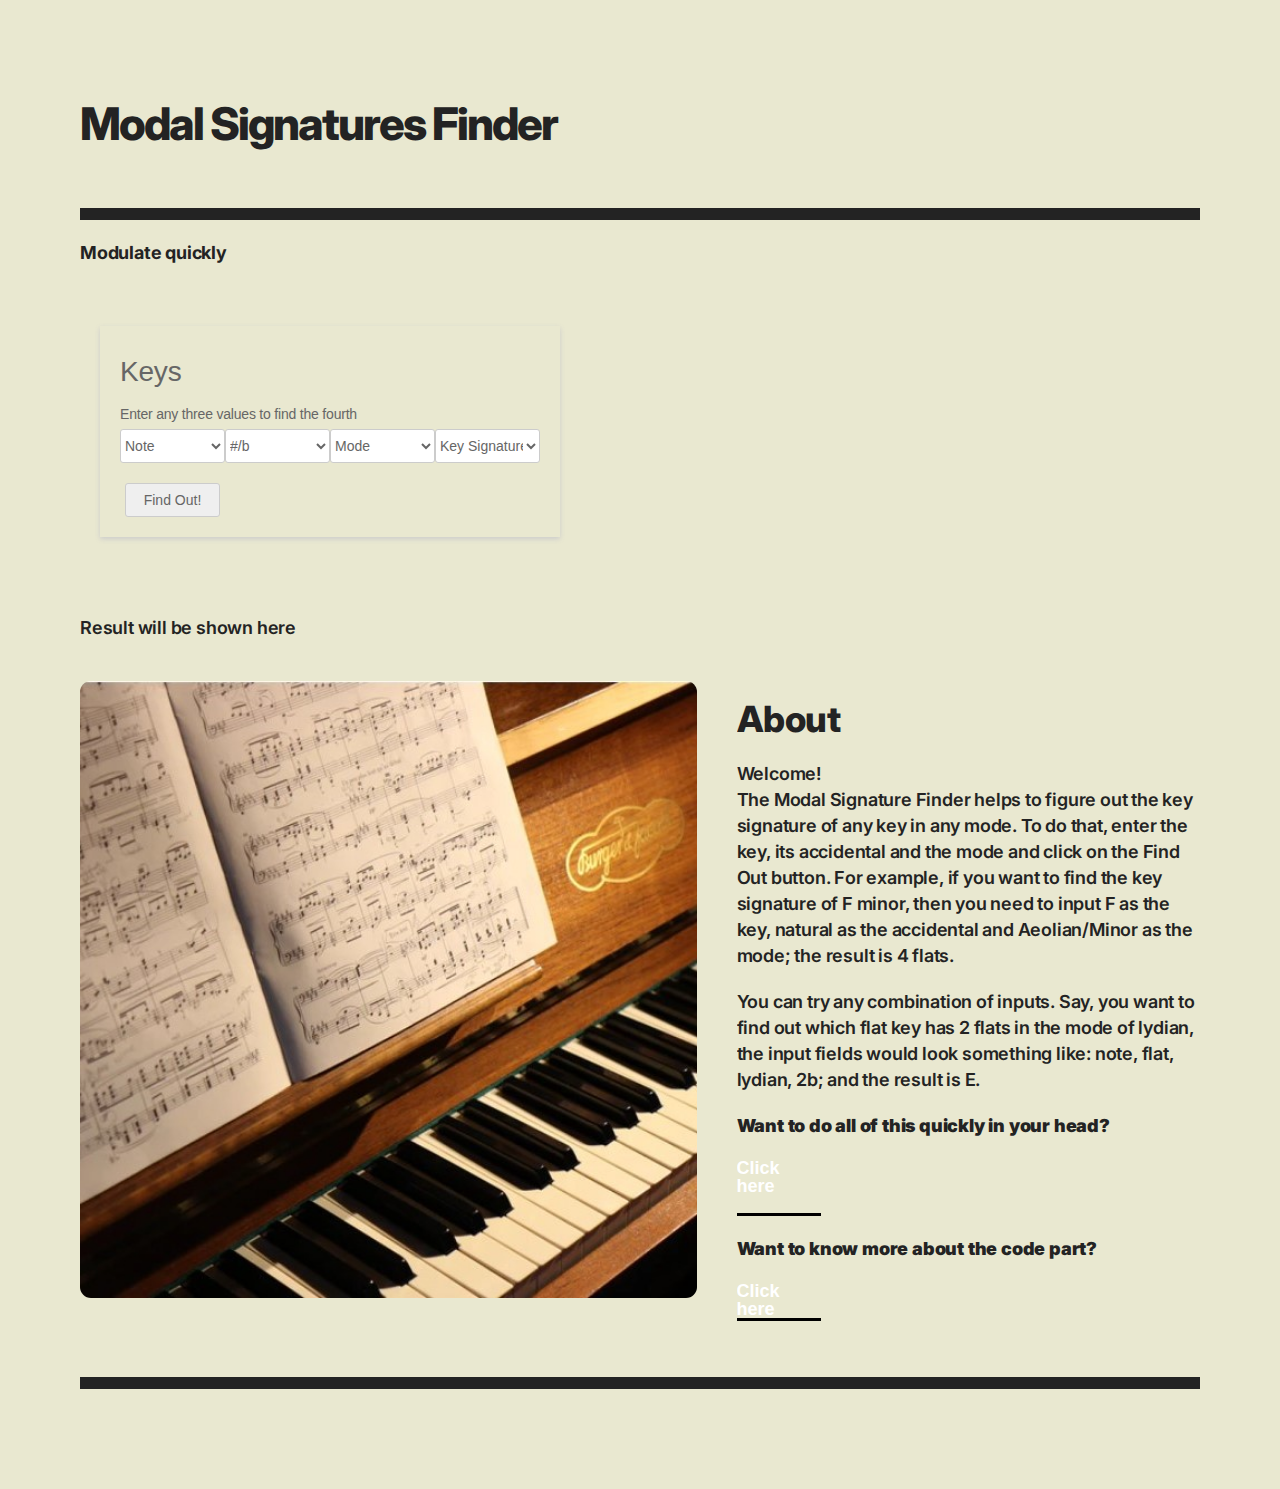
<file: Keys/index.html>
<!DOCTYPE html>
<html>

<head>
    <meta charset="utf-8">
    <title>Modal Signatures Finder</title>
    <meta name="description" content="Modulate Quickly">
    <link rel="icon" type="image/png" href="/favicon.png" />
    <meta property="og:title" content="Modal Signature Finder">
    <meta property="og:site_name" content="Aryan Tiwari">
    <meta property="og:url" content="https://keys.aryantiwari.com/">
    <meta property="og:description"
        content="The Modal Signature Finder helps to figure out the key signature of any key in any mode.">
    <meta property="og:type" content="website">
    <meta property="og:image"
        content="https://aryantiwari.com/wp-content/uploads/2021/08/xavier-von-erlach-5kAEhOx90DA-unsplash.jpg">
    <meta name="viewport" content="width=device-width, initial-scale=1">
    <link rel="preconnect" href="https://fonts.gstatic.com" />
    <link rel="preconnect" href="https://firebasestorage.googleapis.com" />
    <link href="https://fonts.googleapis.com/css2?family=Inter:wght@100;200;300;400;500;600;700;800;900&display=swap"
        rel="stylesheet">
    <link href="css/aspect-elements.css" rel="stylesheet" />
    <link href="css/aspect-style.css" rel="stylesheet" />
    <link href="css/form.css" rel="stylesheet" />
    <script async defer data-domain="keys.aryantiwari.com" src="https://z.vimarsh.info/js/plausible.js"></script>

</head>

<body id="root-container" style="margin: 0;">

    <script src="script.js"></script>


    <div id="content-container">
        <div id="section-id-1-" data-element-type="section">
            <div id="container-id-2-" data-element-type="container">
                <div id="container-id-1-" data-element-type="container">
                    <p id="text-id-0-" data-element-type="text">Modal Signatures Finder</p>
                    <div id="container-id-0-" data-element-type="container">
                        <div id="container-id-7-" data-element-type="container"></div>
                        <div id="container-id-4-" data-element-type="container">
                            <p id="text-id-6-" data-element-type="text">Modulate quickly</p>
                        </div>
                    </div>
                </div>

                <div id="container-id-13-" data-element-type="container">
                    <form id="note" action="/action_page.php">
                        <h1>Keys</h1>
                        <h4>Enter any three values to find the fourth</h4>
                        <div class="title-block">
                            <select>
                                <option value="title" selected>Note</option>
                                <option value="2">C</option>
                                <option value="4">D</option>
                                <option value="6">E</option>
                                <option value="1">F</option>
                                <option value="3">G</option>
                                <option value="5">A</option>
                                <option value="7">B</option>
                            </select>
                            <select>
                                <option value="title" selected>#/b</option>
                                <option value="2">Natural</option>
                                <option value="3">Sharp #</option>
                                <option value="1">Flat b</option>
                            </select>
                            <select>
                                <option value="title" selected>Mode</option>
                                <option value="1">Lydian</option>
                                <option value="2">Major/Ionian</option>
                                <option value="3">Mxolydian</option>
                                <option value="4">Dorian</option>
                                <option value="5">Minor/Aeolian</option>
                                <option value="6">Phrygian</option>
                                <option value="7">Locrian</option>
                            </select>
                            <select>
                                <option value="title" selected>Key Signature</option>
                                <option value="1">6b</option>
                                <option value="2">5b</option>
                                <option value="3">4b</option>
                                <option value="4">3b</option>
                                <option value="5">2b</option>
                                <option value="6">1b</option>
                                <option value="7">0</option>
                                <option value="8">1#</option>
                                <option value="9">2#</option>
                                <option value="10">3#</option>
                                <option value="11">4#</option>
                                <option value="12">5#</option>
                                <option value="13">6#</option>
                            </select>
                        </div>
                        <div class="btn-block">
                            <input value="Find Out!" type="button" onclick="submitform()">
                        </div>
                    </form>
                </div>

                <p id="result">Result will be shown here</p>

                <div id="container-id-3-" data-element-type="container"><a id="image-id-4-"
                        data-element-type="image"><img id="element-id-20-" src="img/-project-image-4.jpeg"></a>
                    <div id="container-id-8-" data-element-type="container">
                        <p id="text-id-7-" data-element-type="text">About</p>
                        <p id="text-id-2-" data-element-type="text">Welcome! <br> The Modal Signature Finder helps to
                            figure out the key signature of any key in any mode. To do that, enter the key, its
                            accidental and the mode and click on the Find Out button. For example, if you want to find
                            the key signature of F minor, then you need to input F as the key, natural as the accidental
                            and Aeolian/Minor as the mode; the result is 4 flats. <br></p>
                        <p id="text-id-2-" data-element-type="text">You can try any combination of inputs. Say, you want
                            to find out which flat key has 2 flats in the mode of lydian, the input fields would look
                            something like: note, flat, lydian, 2b; and the result is E.<br></p>
                        <p id="text-id-2-" data-element-type="text"><b>Want to do all of this quickly in your head?</b>
                        </p>
                        <a href="/working.html" id="button-id-0-" data-element-type="button"><span
                                id="element-id-0-">Click here<br><br></span></a>
                        <p id="text-id-2-" data-element-type="text"><b>Want to know more about the code part?</b></p>
                        <a href="https://github.com/AryanTiwari6/Keys" id="button-id-0-"
                            data-element-type="button"><span id="element-id-0-">Click here<br></span></a>
                    </div>
                </div>
                <div id="container-id-16-" data-element-type="container">
                    <div id="container-id-11-" data-element-type="container"></div>
                    <div id="container-id-12-" data-element-type="container"></div>
                </div>

            </div>
        </div>
    </div>


</body>

</html>
</file>
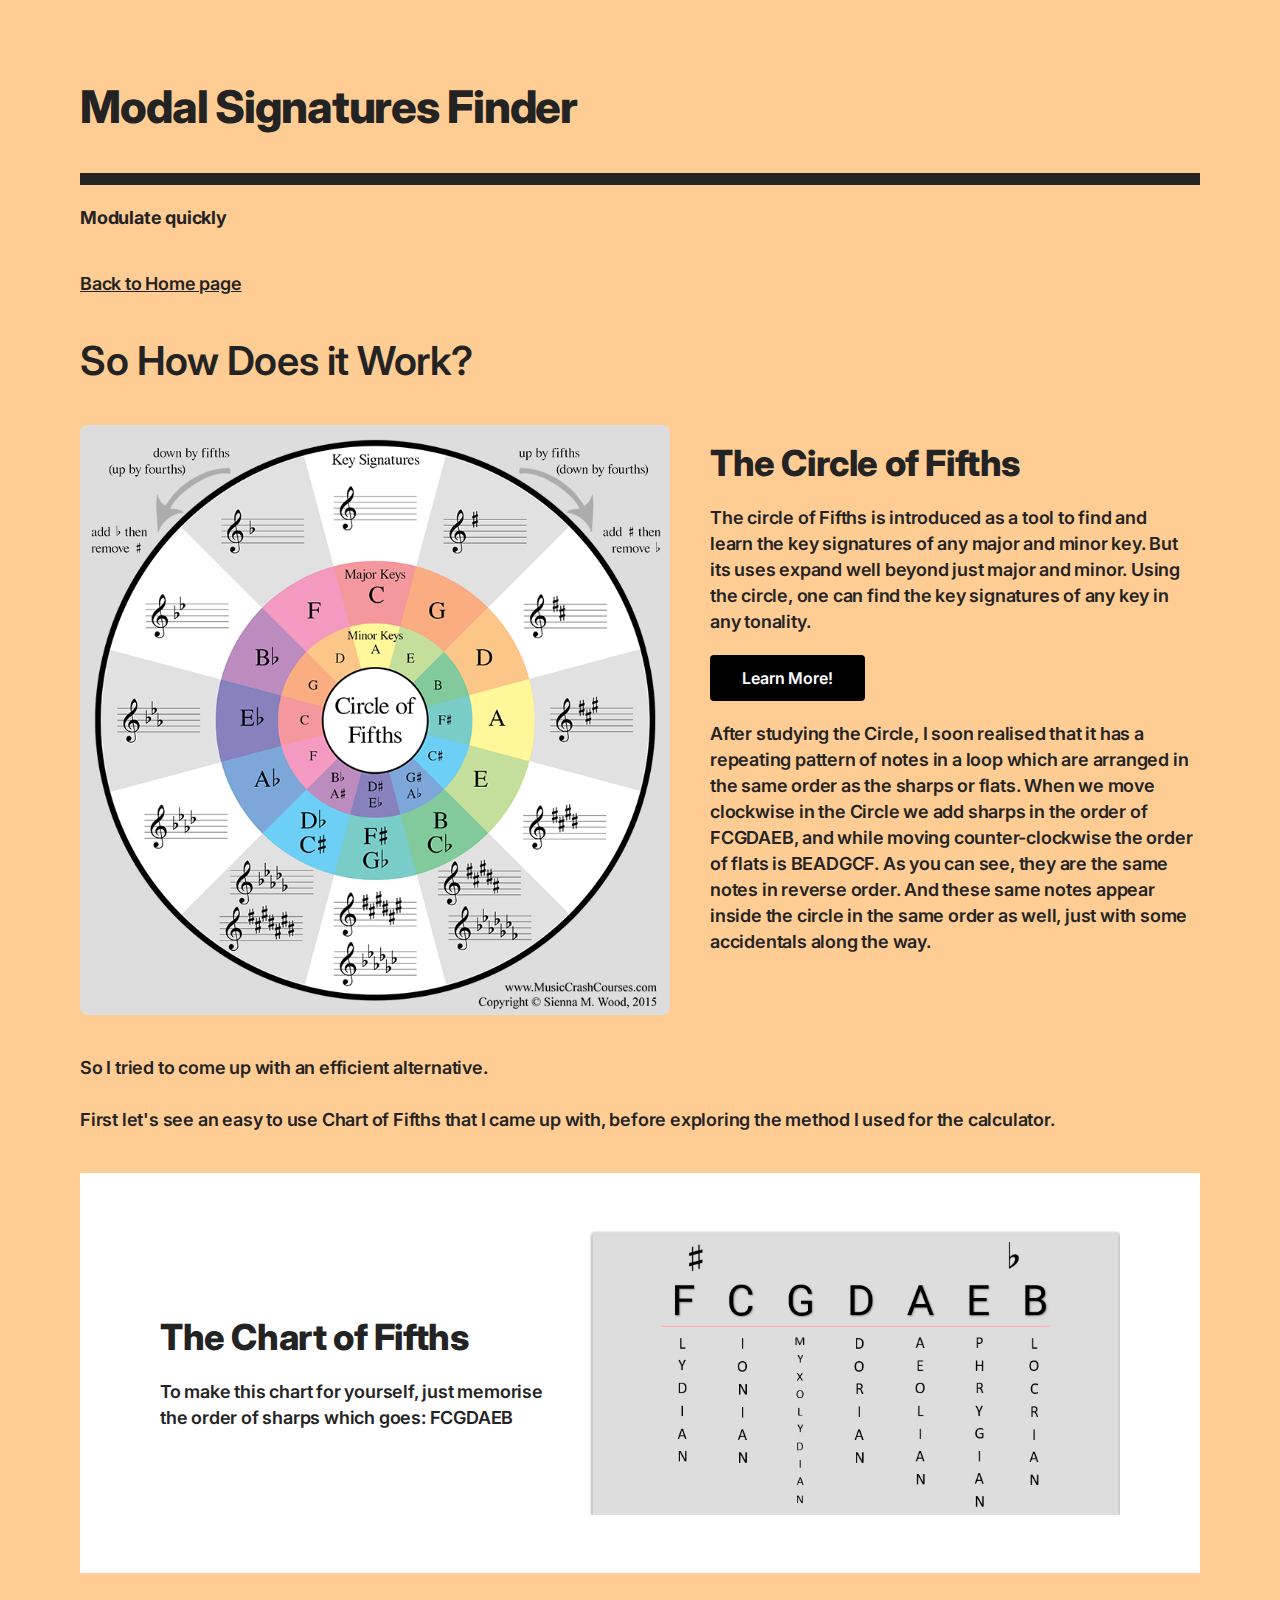
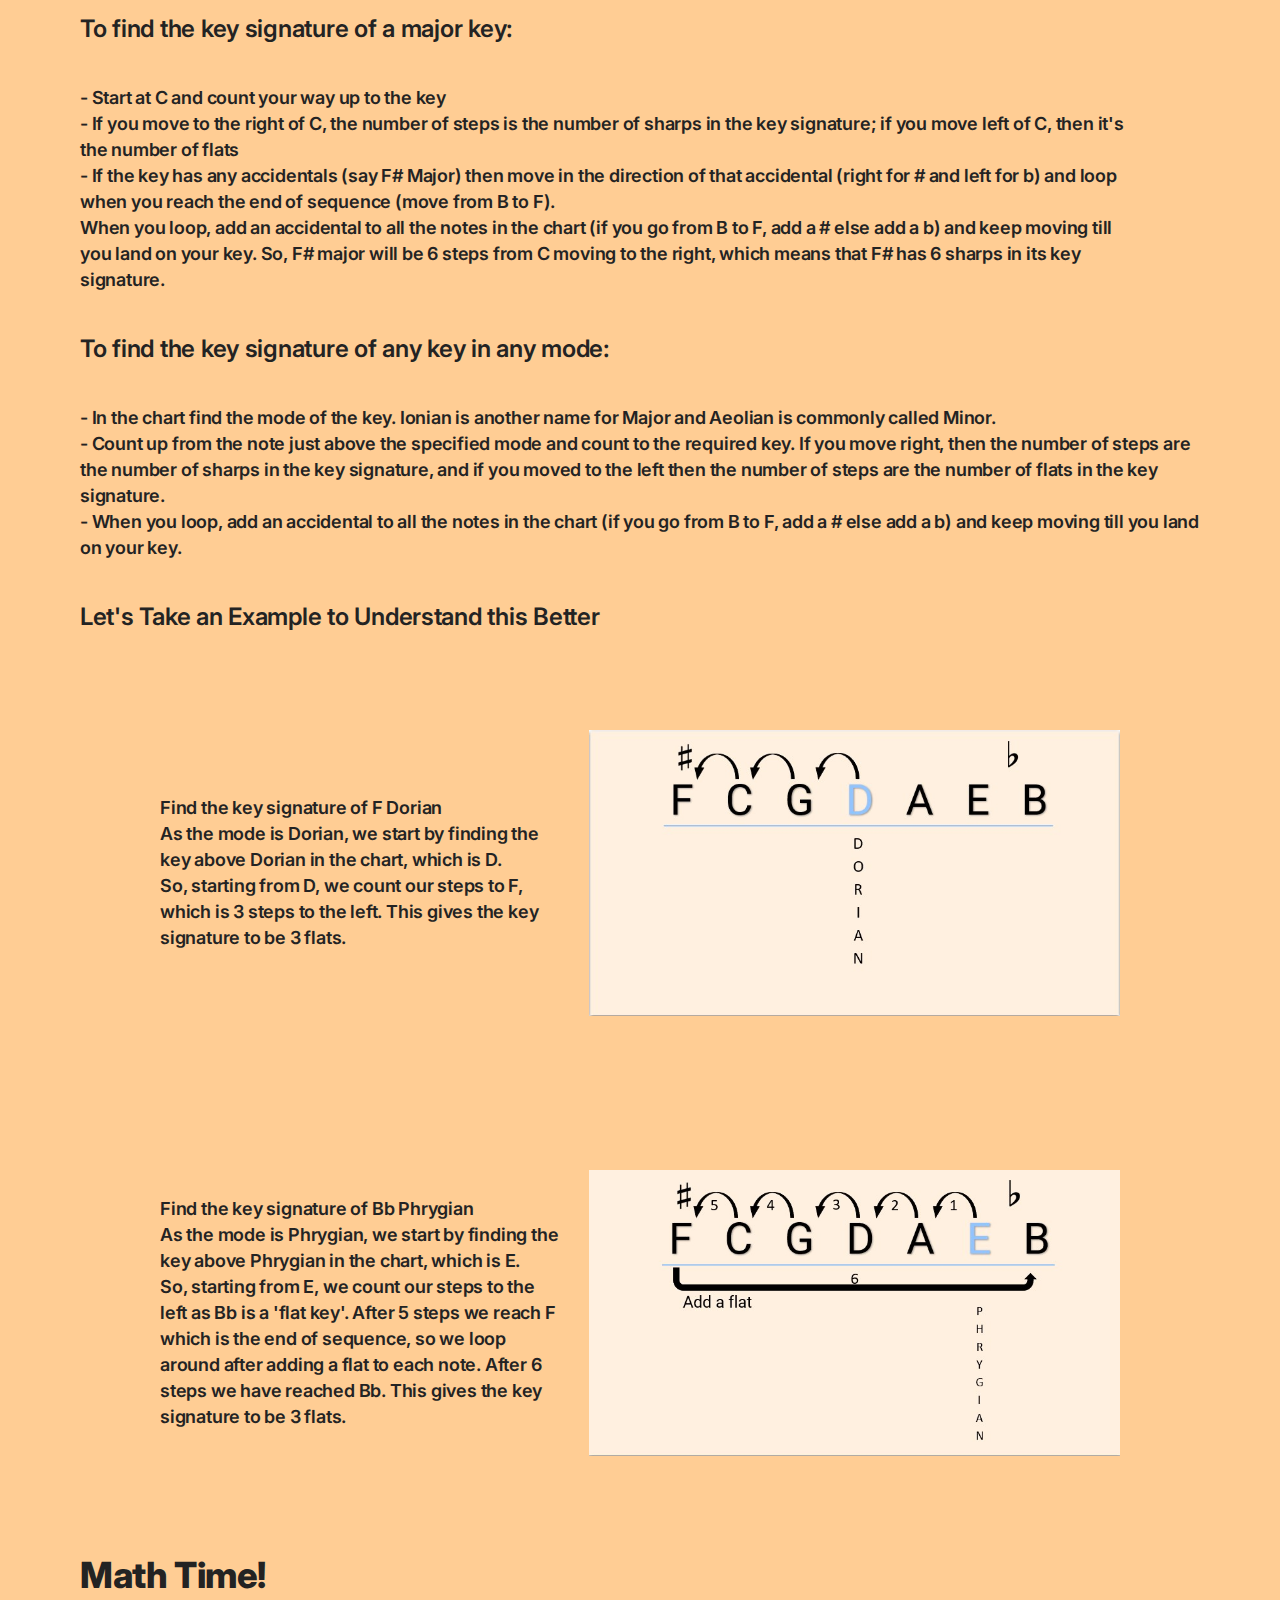
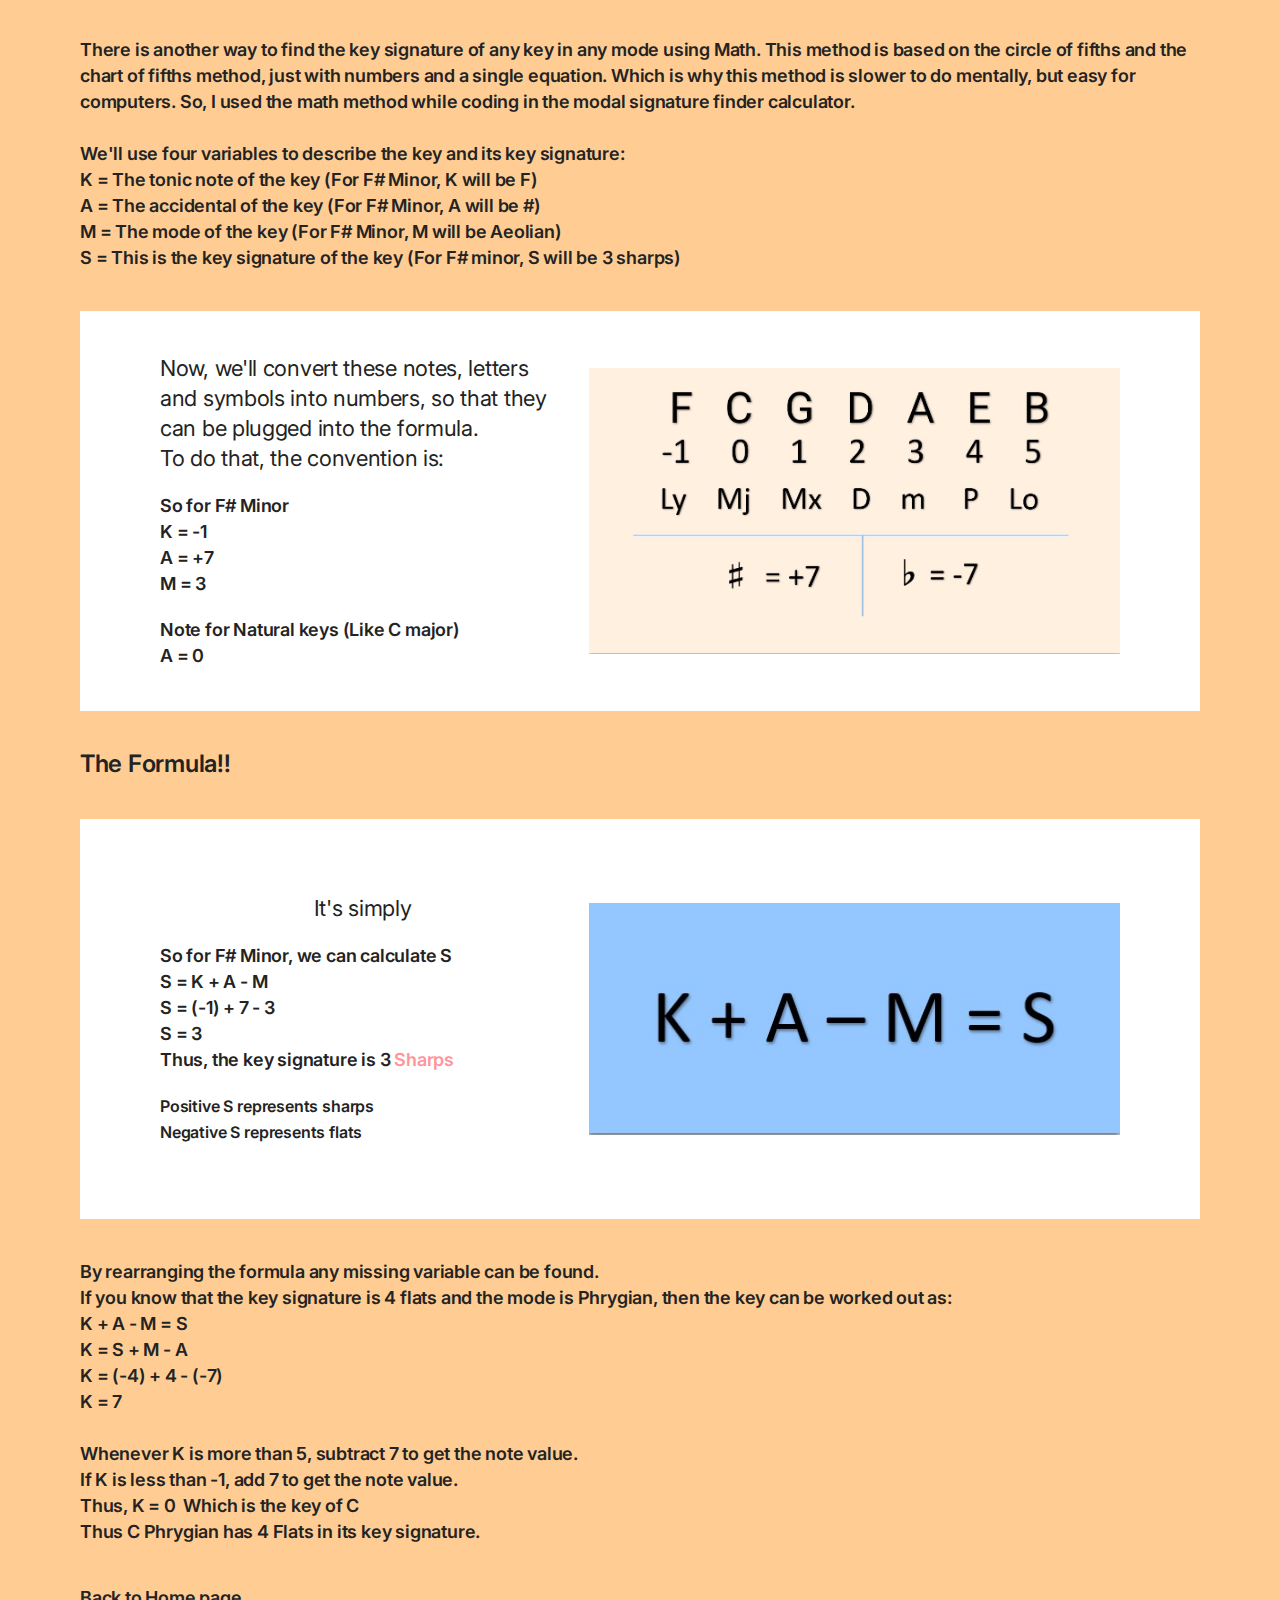
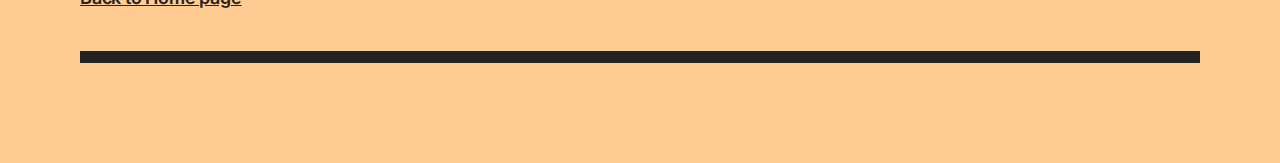
<file: Keys/working.html>
<!DOCTYPE html>
<html>

<head>
    <meta charset="utf-8">
    <title>Modal Signatures Finder</title>
    <meta name="description" content="Modulate Quickly">
    <link rel="icon" type="image/png" href="/favicon.png" />
    <meta property="og:title" content="Modal Signature Finder">
    <meta property="og:site_name" content="Aryan Tiwari">
    <meta property="og:url" content="https://keys.aryantiwari.com/">
    <meta property="og:description"
        content="The Modal Signature Finder helps to figure out the key signature of any key in any mode.">
    <meta property="og:type" content="website">
    <meta property="og:image"
        content="https://aryantiwari.com/wp-content/uploads/2021/08/xavier-von-erlach-5kAEhOx90DA-unsplash.jpg">
    <script async defer data-domain="keys.aryantiwari.com" src="https://z.vimarsh.info/js/plausible.js"></script>
    <meta name="viewport" content="width=device-width, initial-scale=1">
    <link rel="preconnect" href="https://fonts.gstatic.com" />
    <link rel="preconnect" href="https://firebasestorage.googleapis.com" />
    <link href="https://fonts.googleapis.com/css2?family=Inter:wght@100;200;300;400;500;600;700;800;900&display=swap"
        rel="stylesheet">
    <link href="css/aspect-elements-working.css" rel="stylesheet" />
    <link href="css/aspect-style-working.css" rel="stylesheet" />
</head>

<body id="root-container" style="margin: 0;">



    <div id="content-container">
        <div id="section-id-1-" data-element-type="section">
            <div id="container-id-2-" data-element-type="container">
                <div id="container-id-1-" data-element-type="container">
                    <p id="text-id-0-" data-element-type="text">Modal Signatures Finder</p>
                    <div id="container-id-0-" data-element-type="container">
                        <div id="container-id-7-" data-element-type="container"></div>
                        <div id="container-id-4-" data-element-type="container">
                            <p id="text-id-6-" data-element-type="text">Modulate quickly</p>
                        </div>
                    </div>
                </div>
                <p id="text-id-5-" data-element-type="text"><a id="link-id-6-" data-element-type="link"
                        href="https://keys.aryantiwari.com">Back to Home page</a></p>
                <p id="text-id-3-" data-element-type="text"><span id="element-id-4-">So How Does it Work?</span></p>
                <div id="container-id-3-" data-element-type="container"><a id="image-id-4-"
                        data-element-type="image"><img id="element-id-20-" src="img/-project-image-1.jpeg"></a>
                    <div id="container-id-8-" data-element-type="container">
                        <p id="text-id-7-" data-element-type="text">The Circle of Fifths</p>
                        <p id="text-id-2-" data-element-type="text">The circle of Fifths is introduced as a tool to find
                            and learn the key signatures of any major and minor key. But its uses expand well beyond
                            just major and minor. Using the circle, one can find the key signatures of any key in any
                            tonality.<br></p><a id="button-id-149-" data-element-type="button"
                            href="https://en.wikipedia.org/wiki/Circle_of_fifths"><span id="element-id-148-">Learn
                                More!</span></a>
                        <p id="text-id-150-" data-element-type="text">After studying the Circle, I soon realised that it
                            has a repeating pattern of notes in a loop which are arranged in the same order as the
                            sharps or flats. When we move clockwise in the Circle we add sharps in the order of FCGDAEB,
                            and while moving counter-clockwise the order of flats is BEADGCF. As you can see, they are
                            the same notes in reverse order. And these same notes appear inside the circle in the same
                            order as well, just with some accidentals along the way.&nbsp;<br></p>
                    </div>
                </div>
                <p id="text-id-8-" data-element-type="text">So I tried to come up with an efficient
                    alternative.<br><br>First let's see an easy to use Chart of Fifths that I came up with, before
                    exploring the method I used for the calculator.</p>
                <div id="section-id-46-" data-element-type="section">
                    <div id="container-id-37-" data-element-type="container">
                        <div id="container-id-38-" data-element-type="container">
                            <div id="container-id-39-" data-element-type="container">
                                <p id="text-id-51-" data-element-type="text">The Chart of Fifths</p>
                            </div>
                            <p id="text-id-52-" data-element-type="text">To make this chart for yourself, just memorise
                                the order of sharps which goes: FCGDAEB </p>
                        </div><a id="image-id-44-" data-element-type="image"><img id="element-id-45-"
                                src="img/-project-image-0.jpeg"></a>
                    </div>
                </div>
                <p id="text-id-54-" data-element-type="text"><span id="element-id-55-">To find the key signature of a
                        major key:</span></p>
                <p id="text-id-27-" data-element-type="text"><span id="element-id-62-">- Start at C and count your way
                        up to the key</span><br>- If you move to the right of C, the number of steps is the number of
                    sharps in the key signature; if you move left of C, then it's the number of flats<br>- If the key
                    has any accidentals (say F# Major) then move in the direction of that accidental (right for # and
                    left for b) and loop when you reach the end of sequence (move from B to F).<br><span
                        id="element-id-61-">When y</span>ou loop, add an accidental to all the notes in the chart (if
                    you go from B to F, add a # else add a b) and keep moving till you land on your key. So, F# major
                    will be 6 steps from C moving to the right, which means that F# has 6 sharps in its key signature.
                </p>
                <p id="text-id-60-" data-element-type="text"><span id="element-id-59-">To find the key signature of any
                        key in any mode:</span></p>
                <p id="text-id-56-" data-element-type="text">- In the chart find the mode of the key. Ionian is another
                    name for Major and Aeolian is commonly called Minor.<br>- Count up from the note just above the
                    specified mode and count to the required key. If you move right, then the number of steps are the
                    number of sharps in the key signature, and if you moved to the left then the number of steps are the
                    number of flats in the key signature.<br>-&nbsp;When you loop, add an accidental to all the notes in
                    the chart (if you go from B to F, add a # else add a b) and keep moving till you land on your key.
                </p>
                <p id="text-id-69-" data-element-type="text"><span id="element-id-68-">Let's Take an Example to
                        Understand this Better</span></p>
                <div id="section-id-80-" data-element-type="section">
                    <div id="container-id-71-" data-element-type="container">
                        <div id="container-id-72-" data-element-type="container">
                            <div id="container-id-73-" data-element-type="container">
                                <p id="text-id-70-" data-element-type="text">Find the key signature of F Dorian<br>As
                                    the mode is Dorian, we start by finding the key above Dorian in the chart, which is
                                    D.<br>So, starting from D, we count our steps to F, which is 3 steps to the left.
                                    This gives the key signature to be 3 flats.</p>
                            </div>
                        </div><a id="image-id-78-" data-element-type="image"><img id="element-id-79-"
                                src="img/-project-image-2.jpeg"></a>
                    </div>
                </div>
                <div id="section-id-98-" data-element-type="section">
                    <div id="container-id-90-" data-element-type="container">
                        <div id="container-id-91-" data-element-type="container">
                            <div id="container-id-92-" data-element-type="container">
                                <p id="text-id-93-" data-element-type="text">Find the key signature of Bb Phrygian<br
                                        id="element-id-94-">As the mode is Phrygian, we start by finding the key above
                                    Phrygian in the chart, which is E.<br id="element-id-95-">So, starting from E, we
                                    count our steps to the left as Bb is a 'flat key'. After 5 steps we reach F&nbsp;
                                    which is the end of sequence, so we loop around after adding a flat to each note.
                                    After 6 steps we have reached Bb. This gives the key signature to be 3 flats.</p>
                            </div>
                        </div><a id="image-id-96-" data-element-type="image"><img id="element-id-97-"
                                src="img/-project-image-3.jpeg"></a>
                    </div>
                </div>
                <p id="text-id-65-" data-element-type="text">Math Time!</p>
                <p id="text-id-63-" data-element-type="text">There is another way to find the key signature of any key
                    in any mode using Math. This method is based on the circle of fifths and the chart of fifths method,
                    just with numbers and a single equation. Which is why this method is slower to do mentally, but easy
                    for computers. So, I used the math method while coding in the modal signature finder
                    calculator.<br><br>We'll use four variables to describe the key and its key signature:<br>K = The
                    tonic note of the key (For F# Minor, K will be F)<br>A = The accidental of the key (For F# Minor, A
                    will be #)<br>M = The mode of the key (For F# Minor, M will be Aeolian)<br>S = This is the key
                    signature of the key (For F# minor, S will be 3 sharps)</p>
                <div id="section-id-109-" data-element-type="section">
                    <div id="container-id-100-" data-element-type="container">
                        <div id="container-id-101-" data-element-type="container">
                            <div id="container-id-102-" data-element-type="container">
                                <p id="text-id-104-" data-element-type="text">Now, we'll convert these notes, letters
                                    and symbols into numbers, so that they can be plugged into the formula.<br>To do
                                    that, the convention is:
                                </p>
                            </div>
                            <p id="text-id-110-" data-element-type="text">So for F# Minor<br>K = -1<br>A = +7<br>M = 3
                            </p>
                            <p id="text-id-111-" data-element-type="text">Note for Natural keys (Like C major)<br>A = 0
                            </p>
                        </div><a id="image-id-107-" data-element-type="image"><img id="element-id-108-"
                                src="img/-project-image-5.jpeg"></a>
                    </div>
                </div>
                <p id="text-id-115-" data-element-type="text"><span
                        style="font-size: 24px; letter-spacing: -0.266666px;">The Formula!!</span></p>
                <div id="section-id-126-" data-element-type="section">
                    <div id="container-id-117-" data-element-type="container">
                        <div id="container-id-118-" data-element-type="container">
                            <div id="container-id-119-" data-element-type="container">
                                <p id="text-id-121-" data-element-type="text">It's simply</p>
                            </div>
                            <p id="text-id-127-" data-element-type="text">So for F# Minor, we can calculate S<br>S = K +
                                A - M<br>S = (-1) + 7 - 3<br>S = 3<br>Thus, the key signature is 3 <span
                                    id="element-id-128-">Sharps</span><br></p>
                            <p id="text-id-129-" data-element-type="text"><span id="element-id-130-">Positive S
                                    represents sharps<br>Negative S represents flats</span></p>
                        </div><a id="image-id-124-" data-element-type="image"><img id="element-id-125-"
                                src="img/-project-image-6.jpeg"></a>
                    </div>
                </div>
                <p id="text-id-131-" data-element-type="text">By rearranging the formula any missing variable can be
                    found.<br>If you know that the key signature is 4 flats and the mode is Phrygian, then the key can
                    be worked out as:<br>K + A - M = S<br>K = S + M - A<br>K = (-4) + 4 - (-7)<br>K = 7<br><br>Whenever
                    K is more than 5, subtract 7 to get the note value.<br>If K is less than -1, add 7 to get the note
                    value.<br>Thus, K = 0&nbsp; Which is the key of C<br>Thus C Phrygian has 4 Flats in its key
                    signature.</p>
                <p id="text-id-135-" data-element-type="text"><a id="link-id-134-" data-element-type="link"
                        href="https://keys.aryantiwari.com">Back to Home page</a></p>
                <div id="container-id-16-" data-element-type="container">
                    <div id="container-id-11-" data-element-type="container"></div>
                    <div id="container-id-12-" data-element-type="container"></div>
                </div>
            </div>
        </div>
    </div>
</body>

</html>
</file>
<file: Keys/css/aspect-elements.css>
*[data-element-type],
*[data-element-type='dropdown'] > * {
  /* treat padding as part of width */
  -moz-box-sizing: border-box;
  -webkit-box-sizing: border-box;
  box-sizing: border-box;
}

*[data-element-type='button'],
*[data-element-type='container'],
*[data-element-type='section'] {
  background-repeat: no-repeat;
  background-position: center;
  background-size: cover;
}

*[data-element-type='text'],
*[data-element-type='link'],
*[data-element-type='button'],
*[data-element-type='input'] {
  font-family: arial;
}

/* CONTAINER */

*[data-element-type='container'] {
  display: flex;
  align-items: flex-start;
  overflow: hidden;
}

*[data-element-type='container'] > *:last-child {
  margin-right: '0 !important';
}

*[data-element-type='container'] > * {
  max-width: 100%;
}

/* SECTION */

*[data-element-type='section'] {
  display: flex;
}

*[data-element-type='section'] > * {
  position: static;
  margin: 0 auto;
  width: 100% !important;
}

/* INPUT */

*[data-element-type='input'] {
  outline: 0;
  padding: 0;
  margin: 0;
  /* removes unwanted inner shadow on mobile */
  -webkit-appearance: none;
  -moz-appearance: none;
  appearance: none;
}

/* IMAGE */

*[data-element-type='image'] {
  line-height: 0 !important;
  overflow: hidden;
}

*[data-element-type='image'] > * {
  max-width: 100%;
}

/* TEXT */

*[data-element-type='text'] {
  height: auto;
  word-break: break-word;
  margin: unset;
}

/* BUTTON */

*[data-element-type='button'] {
  display: flex;
  align-items: center;
  justify-content: center;
  text-decoration: none;
  cursor: pointer;
  border: unset;
}

.clickable {
  cursor: pointer;
}

/* DROPDOWN */

*[data-element-type='dropdown'] {
  display: none;
  position: absolute;
}

*[data-element-type='dropdown'] > * {
  box-shadow: 0 2px 6px 0 rgba(0, 0, 0, 0.07);
  min-width: 120px;
  display: flex;
  flex-direction: column;
  align-items: stretch;
  overflow: hidden;
}

/* LINK */

*[data-element-type='link'] {
  text-decoration: none;
  cursor: pointer;
}

*[data-element-type='text'] *[data-element-type='link'] {
  font-family: inherit;
}

*[data-element-type='dropdown'] *[data-element-type='link'] {
  display: block;
}

*[data-element-type='button'],
*[data-element-type='button']:visited,
*[data-element-type='button']:hover,
*[data-element-type='button']:active,
*[data-element-type='link'],
*[data-element-type='link']:visited,
*[data-element-type='link']:hover,
*[data-element-type='link']:active {
  color: inherit;
}

*[data-element-type='button'] {
  -webkit-user-select: none; /* Safari */
  -khtml-user-select: none; /* Konqueror HTML */
  -moz-user-select: none; /* Old versions of Firefox */
  -ms-user-select: none; /* Internet Explorer/Edge */
  user-select: none; /* Non-prefixed version, currently supported by Chrome, Edge, Opera and Firefox */
}

#content-container {
  width: 100%;
}

/* FORM */

*[data-element-behavior='form'].submitted-form > * {
  position: relative;
}

*[data-element-behavior='form'].submitted-form > form > * {
  visibility: hidden;
  pointer-events: none;
}

*[data-element-behavior='form'].submitted-form > form::after {
  position: absolute;
  top: 0;
  left: 0;
  content: 'Sent';
  font-weight: 500;
  background-color: white;
  border-radius: inherit;
  height: 100%;
  width: 100%;
  display: flex;
  align-items: center;
  justify-content: center;
}


body {
  -webkit-font-smoothing: antialiased;
  -moz-osx-font-smoothing: grayscale;

  font-family: -apple-system, BlinkMacSystemFont, 'Segoe UI', Roboto, Helvetica,
    Arial, sans-serif, 'Apple Color Emoji', 'Segoe UI Emoji', 'Segoe UI Symbol';
}
</file>
<file: Keys/css/aspect-style.css>
#button-id-0- { min-height: 31px; margin: unset; color: rgb(0, 0, 0); font-size: 18px; border-radius: 0px; background-color: rgba(255, 255, 255, 0); width: 84px; text-align: left; font-family: "helvetica neue", -apple-system, BlinkMacSystemFont, 'Segoe UI', Roboto, Helvetica,
    Arial, sans-serif, 'Apple Color Emoji', 'Segoe UI Emoji', 'Segoe UI Symbol'; font-weight: 700; border-style: none none solid; border-width: 3px; letter-spacing: 0px; line-height: 18px; }

#button-id-0-:active, #button-id-0-.active { color: rgb(0, 0, 0); }

#button-id-0-:hover, #button-id-0-.hover { color: rgba(0, 0, 0, 0.5); }

#container-id-0- { min-height: auto; margin: unset; background-color: rgba(238, 238, 238, 0); width: 100%; flex-direction: column; align-items: flex-start; justify-content: flex-start; }

#container-id-0- > * { max-width: 100%; margin-right: 0px !important; margin-bottom: 20px !important; }

#container-id-0- > :last-child, #container-id-0- > .last-child { margin-right: 0px !important; margin-bottom: 0px !important; }

#container-id-1- { min-height: auto; margin: unset; background-color: rgba(238, 238, 238, 0); width: 100%; flex-direction: column; align-items: flex-start; justify-content: flex-start; }

#container-id-1- > * { max-width: 100%; margin-right: 0px !important; margin-bottom: 40px !important; }

#container-id-1- > :last-child, #container-id-1- > .last-child { margin-right: 0px !important; margin-bottom: 0px !important; }

#container-id-11- { min-height: 12px; margin: unset; background-color: rgb(35, 35, 35); width: 100%; flex-direction: row; }

#container-id-11- > * { max-width: 100%; }

#container-id-12- { min-height: auto; margin: unset; background-color: rgba(238, 238, 238, 0); width: 100%; justify-content: space-between; flex-direction: row; }

#container-id-12- > * { max-width: 100%; }

#container-id-16- { min-height: auto; margin: unset; background-color: rgba(238, 238, 238, 0); width: 100%; flex-direction: column; align-items: flex-start; justify-content: flex-start; }

#container-id-16- > * { max-width: 100%; margin-right: 0px !important; margin-bottom: 20px !important; }

#container-id-16- > :last-child, #container-id-16- > .last-child { margin-right: 0px !important; margin-bottom: 0px !important; }

#container-id-2- { padding: 80px; background-color: rgba(0, 0, 0, 0); flex-direction: column; align-items: flex-start; justify-content: flex-start; }

#container-id-2- > * { max-width: 100%; margin-right: 0px !important; margin-bottom: 40px !important; }

#container-id-2- > :last-child, #container-id-2- > .last-child { margin-right: 0px !important; margin-bottom: 0px !important; }

#container-id-3- { min-height: 171px; margin: unset; background-color: rgba(238, 238, 238, 0); width: 100%; flex-direction: row; }

#container-id-3- > * { max-width: 100%; margin-right: 40px !important; margin-bottom: 0px !important; }

#container-id-3- > :last-child, #container-id-3- > .last-child { margin-right: 0px !important; margin-bottom: 0px !important; }

#container-id-4- { min-height: auto; margin: unset; background-color: rgba(238, 238, 238, 0); width: 100%; justify-content: space-between; flex-direction: row; }

#container-id-4- > * { max-width: 100%; }

#container-id-7- { min-height: 12px; margin: unset; background-color: rgb(35, 35, 35); width: 100%; flex-direction: row; }

#container-id-7- > * { max-width: 100%; }

#container-id-8- { min-height: auto; margin: unset; background-color: rgba(238, 238, 238, 0); width: 400px; padding: 16px 0px; flex-direction: column; align-items: flex-start; justify-content: flex-start; }

#container-id-8- > * { max-width: 100%; margin-right: 0px !important; margin-bottom: 20px !important; }

#container-id-8- > :last-child, #container-id-8- > .last-child { margin-right: 0px !important; margin-bottom: 0px !important; }

#content-container { flex-direction: column; align-items: flex-start; justify-content: flex-start; }

#content-container > * { max-width: 100%; margin-right: 0px !important; margin-bottom: 0px !important; }

#content-container > :last-child, #content-container > .last-child { margin-right: 0px !important; margin-bottom: 0px !important; }

#element-id-20- { width: 100%; }

#image-id-4- { margin: unset; background-color: rgb(221, 221, 221); position: static; left: 80px; top: 306px; width: auto; min-height: auto; border-radius: 11px; }

#root-container { background-position: center center; background-color: rgb(233, 232, 208); }

#section-id-1- { min-height: 729px; margin: unset; background-color: rgba(233, 232, 208, 0);
  width: 100%; top: 0px; }

#section-id-1- > * { max-width: 1320px; }

#text-id-0- { margin: unset; background-color: rgba(0, 0, 0, 0); width: 565px; line-height: 88px; font-size: 45px; font-style: normal; font-weight: 800; letter-spacing: -2px; }

#text-id-2- { margin: unset; background-color: rgba(0, 0, 0, 0); width: 480px; }

#text-id-6- { margin: unset; background-color: rgba(0, 0, 0, 0); width: auto; font-weight: 700; font-style: normal; }

#text-id-7- { margin: unset; background-color: rgba(0, 0, 0, 0); width: 380px; letter-spacing: -0.4px; line-height: 44px; font-size: 36px; font-weight: 800; font-style: normal; }

#container-id-13- { width: 500px; padding: 20px; background-color: #e9e8d0; flex-direction: center; align-items: flex-start; justify-content: flex-start; }

[data-element-type] { font-family: inter, -apple-system, BlinkMacSystemFont, 'Segoe UI', Roboto, Helvetica,
    Arial, sans-serif, 'Apple Color Emoji', 'Segoe UI Emoji', 'Segoe UI Symbol'; font-style: normal; font-size: 18px; line-height: 26px; font-weight: 600; letter-spacing: -0.2px; color: rgb(35, 35, 35); }

@media (min-width:1025px) {#container-id-3- > * { flex-grow: 1; }

#content-container { display: flex; }

#image-id-4- { min-height: 431px; }}

@media (min-width:641px) and (max-width:1024px) {#container-id-0- { flex-direction: column; }

#container-id-0- > * { max-width: 100%; }

#container-id-1- { flex-direction: column; }

#container-id-1- > * { max-width: 100%; margin-right: 0px !important; margin-bottom: 32px !important; }

#container-id-1- > :last-child, #container-id-1- > .last-child { margin-right: 0px !important; margin-bottom: 0px !important; }

#container-id-11- { flex-direction: row; }

#container-id-11- > * { max-width: 100%; }

#container-id-12- { flex-direction: row; }

#container-id-12- > * { max-width: 100%; }

#container-id-16- { flex-direction: column; }

#container-id-16- > * { max-width: 100%; }

#container-id-2- { padding: 40px; flex-direction: column; }

#container-id-2- > * { max-width: 100%; }

#container-id-3- { flex-direction: column; align-items: flex-start; justify-content: flex-start; }

#container-id-3- > * { max-width: 100%; margin-right: 0px !important; margin-bottom: 40px !important; }

#container-id-3- > :last-child, #container-id-3- > .last-child { margin-right: 0px !important; margin-bottom: 0px !important; }

#container-id-4- { flex-direction: row; }

#container-id-4- > * { max-width: 100%; }

#container-id-7- { flex-direction: row; }

#container-id-7- > * { max-width: 100%; }

#container-id-8- { width: 520px; flex-direction: column; }

#container-id-8- > * { max-width: 100%; }

#content-container { flex-direction: column; align-items: flex-start; justify-content: flex-start; display: flex; }

#content-container > * { max-width: 100%; margin-right: 0px !important; margin-bottom: 0px !important; }

#content-container > :last-child, #content-container > .last-child { margin-right: 0px !important; margin-bottom: 0px !important; }

#text-id-0- { letter-spacing: -0.72px; line-height: 74.88px; font-size: 72px; width: 504px; }}

@media (max-width:640px) {#container-id-0- { flex-direction: column; }

#container-id-0- > * { max-width: 100%; }

#container-id-1- { flex-direction: column; }

#container-id-1- > * { max-width: 100%; margin-right: 0px !important; margin-bottom: 24px !important; }

#container-id-1- > :last-child, #container-id-1- > .last-child { margin-right: 0px !important; margin-bottom: 0px !important; }

#container-id-11- { min-height: 10px; flex-direction: row; }

#container-id-11- > * { max-width: 100%; }

#container-id-12- { flex-direction: row; }

#container-id-12- > * { max-width: 100%; }

#container-id-16- { flex-direction: column; }

#container-id-16- > * { max-width: 100%; }

#container-id-2- { padding: 40px 24px; flex-direction: column; }

#container-id-2- > * { max-width: 100%; margin-right: 0px !important; margin-bottom: 32px !important; }

#container-id-2- > :last-child, #container-id-2- > .last-child { margin-right: 0px !important; margin-bottom: 0px !important; }

#container-id-3- { flex-direction: column; align-items: flex-start; justify-content: flex-start; }

#container-id-3- > * { max-width: 100%; margin-right: 0px !important; margin-bottom: 20px !important; }

#container-id-3- > :last-child, #container-id-3- > .last-child { margin-right: 0px !important; margin-bottom: 0px !important; }

#container-id-4- { flex-direction: row; }

#container-id-4- > * { max-width: 100%; }

#container-id-7- { min-height: 10px; flex-direction: row; }

#container-id-7- > * { max-width: 100%; }

#container-id-8- { padding: 0px; flex-direction: column; align-items: flex-start; justify-content: flex-start; }

#container-id-8- > * { max-width: 100%; margin-right: 0px !important; margin-bottom: 16px !important; }

#container-id-8- > :last-child, #container-id-8- > .last-child { margin-right: 0px !important; margin-bottom: 0px !important; }

#content-container { flex-direction: column; align-items: flex-start; justify-content: flex-start; display: flex; }

#content-container > * { max-width: 100%; margin-right: 0px !important; margin-bottom: 0px !important; }

#content-container > :last-child, #content-container > .last-child { margin-right: 0px !important; margin-bottom: 0px !important; }

#text-id-0- { letter-spacing: -0.44px; line-height: 48px; font-size: 44px; width: 289px; }

#text-id-6- { letter-spacing: 0px; line-height: 18px; font-size: 16px; }

#text-id-7- { letter-spacing: 0px; line-height: 32px; font-size: 24px; width: 248px; }}
</file>
<file: Keys/css/form.css>
html, body {
    min-height: 100%;
    }
    body, div, form, input, select { 
    padding: 0;
    margin: 0;
    outline: none;
    font-family: Roboto, Arial, sans-serif;
    font-size: 14px;
    color: #666;
    line-height: 22px;
    }
    h1, h4 {
    margin: 15px 0 4px;
    font-weight: 400;
    }
    h4 {
    margin: 20px 0 4px;
    font-weight: 400;
    }
    span {
    color: white;
    }
    .small {
    font-size: 10px;
    line-height: 18px;
    }
    .testbox {
    display: flex;
    justify-content: center;
    align-items: center;
    height: inherit;
    padding: 3px;
    }
    form {
    width: 100%;
    padding: 20px;
    background: #e9e8d0;
    box-shadow: 0 2px 5px #ccc; 
    }
    input {
    width: calc(100% - 10px);
    padding: 5px;
    border: 1px solid #ccc;
    border-radius: 3px;
    vertical-align: middle;
    }
    input:hover, textarea:hover, select:hover {
    outline: none;
    border: 1px solid #095484;
    background: #e6eef7;
    }
    .title-block select, .title-block input {
    margin-bottom: 10px;
    }
    select {
    padding: 7px 0;
    border-radius: 3px;
    border: 1px solid #ccc;
    background: white;
    }
    select, table {
    width: 100%;
    }
    option {
    background: #fff;
    }
    
    th, td {
    width: 18%;
    padding: 15px 0;
    border-bottom: 1px solid #ccc;
    text-align: center;
    vertical-align: unset;
    line-height: 18px;
    font-weight: 400;
    word-break: break-all;
    }
    .first-col {
    width: 25%;
    text-align: left;
    }
    textarea {
    width: calc(100% - 6px);
    }
    .btn-block {
    margin-top: 20px;
    width: 25%;
    text-align: center;
    }
    button {
    width: 150px;
    padding: 10px;
    border: none;
    -webkit-border-radius: 5px; 
    -moz-border-radius: 5px; 
    border-radius: 5px; 
    background-color: #095484;
    font-size: 16px;
    color: #fff;
    cursor: pointer;
    }
    button:hover {
    background-color: #0666a3;
    }
    @media (min-width: 568px) {
    .title-block {
    display: flex;
    justify-content: space-evenly;
    }
    .title-block select {
    width: 30%;
    margin-bottom: 0;
    }
    .title-block input {
    width: 31%;
    margin-bottom: 0;
    }
    th, td {
    word-break: keep-all;
    }
    }
</file>
<file: Keys/css/aspect-elements-working.css>
*[data-element-type],
*[data-element-type='dropdown'] > * {
  /* treat padding as part of width */
  -moz-box-sizing: border-box;
  -webkit-box-sizing: border-box;
  box-sizing: border-box;
}

*[data-element-type='button'],
*[data-element-type='container'],
*[data-element-type='section'] {
  background-repeat: no-repeat;
  background-position: center;
  background-size: cover;
}

*[data-element-type='text'],
*[data-element-type='link'],
*[data-element-type='button'],
*[data-element-type='input'] {
  font-family: arial;
}

/* CONTAINER */

*[data-element-type='container'] {
  display: flex;
  align-items: flex-start;
  overflow: hidden;
}

*[data-element-type='container'] > *:last-child {
  margin-right: '0 !important';
}

*[data-element-type='container'] > * {
  max-width: 100%;
}

/* SECTION */

*[data-element-type='section'] {
  display: flex;
}

*[data-element-type='section'] > * {
  position: static;
  margin: 0 auto;
  width: 100% !important;
}

/* INPUT */

*[data-element-type='input'] {
  outline: 0;
  padding: 0;
  margin: 0;
  /* removes unwanted inner shadow on mobile */
  -webkit-appearance: none;
  -moz-appearance: none;
  appearance: none;
}

/* IMAGE */

*[data-element-type='image'] {
  line-height: 0 !important;
  overflow: hidden;
}

*[data-element-type='image'] > * {
  max-width: 100%;
}

/* TEXT */

*[data-element-type='text'] {
  height: auto;
  word-break: break-word;
  margin: unset;
}

/* BUTTON */

*[data-element-type='button'] {
  display: flex;
  align-items: center;
  justify-content: center;
  text-decoration: none;
  cursor: pointer;
  border: unset;
}

.clickable {
  cursor: pointer;
}

/* DROPDOWN */

*[data-element-type='dropdown'] {
  display: none;
  position: absolute;
}

*[data-element-type='dropdown'] > * {
  box-shadow: 0 2px 6px 0 rgba(0, 0, 0, 0.07);
  min-width: 120px;
  display: flex;
  flex-direction: column;
  align-items: stretch;
  overflow: hidden;
}

/* LINK */

*[data-element-type='link'] {
  text-decoration: none;
  cursor: pointer;
}

*[data-element-type='text'] *[data-element-type='link'] {
  font-family: inherit;
}

*[data-element-type='dropdown'] *[data-element-type='link'] {
  display: block;
}

*[data-element-type='button'],
*[data-element-type='button']:visited,
*[data-element-type='button']:hover,
*[data-element-type='button']:active,
*[data-element-type='link'],
*[data-element-type='link']:visited,
*[data-element-type='link']:hover,
*[data-element-type='link']:active {
  color: inherit;
}

*[data-element-type='button'] {
  -webkit-user-select: none; /* Safari */
  -khtml-user-select: none; /* Konqueror HTML */
  -moz-user-select: none; /* Old versions of Firefox */
  -ms-user-select: none; /* Internet Explorer/Edge */
  user-select: none; /* Non-prefixed version, currently supported by Chrome, Edge, Opera and Firefox */
}

#content-container {
  width: 100%;
}

/* FORM */

*[data-element-behavior='form'].submitted-form > * {
  position: relative;
}

*[data-element-behavior='form'].submitted-form > form > * {
  visibility: hidden;
  pointer-events: none;
}

*[data-element-behavior='form'].submitted-form > form::after {
  position: absolute;
  top: 0;
  left: 0;
  content: 'Sent';
  font-weight: 500;
  background-color: white;
  border-radius: inherit;
  height: 100%;
  width: 100%;
  display: flex;
  align-items: center;
  justify-content: center;
}


body {
  -webkit-font-smoothing: antialiased;
  -moz-osx-font-smoothing: grayscale;

  font-family: -apple-system, BlinkMacSystemFont, 'Segoe UI', Roboto, Helvetica,
    Arial, sans-serif, 'Apple Color Emoji', 'Segoe UI Emoji', 'Segoe UI Symbol';
}
</file>
<file: Keys/css/aspect-style-working.css>
#button-id-149- { margin: unset; color: rgb(255, 255, 255); font-family: inter, -apple-system, BlinkMacSystemFont, 'Segoe UI', Roboto, Helvetica,
    Arial, sans-serif, 'Apple Color Emoji', 'Segoe UI Emoji', 'Segoe UI Symbol'; font-weight: 600; background-color: rgb(0, 0, 0); min-height: 16px; width: auto; font-size: 16px; letter-spacing: -0.1px; border-radius: 4px; line-height: 16px; padding: 15px 32px; }

#button-id-149-:active, #button-id-149-.active { color: rgb(255, 255, 255); background-color: rgb(0, 0, 0) !important; }

#button-id-149-:hover, #button-id-149-.hover { color: rgb(255, 255, 255); background-color: rgba(0, 0, 0, 0.7); }

#container-id-0- { min-height: auto; margin: unset; background-color: rgba(238, 238, 238, 0); width: 100%; flex-direction: column; align-items: flex-start; justify-content: flex-start; }

#container-id-0- > * { max-width: 100%; margin-right: 0px !important; margin-bottom: 20px !important; }

#container-id-0- > :last-child, #container-id-0- > .last-child { margin-right: 0px !important; margin-bottom: 0px !important; }

#container-id-1- { min-height: auto; margin: unset; background-color: rgba(238, 238, 238, 0); width: 100%; flex-direction: column; align-items: flex-start; justify-content: flex-start; }

#container-id-1- > * { max-width: 100%; margin-right: 0px !important; margin-bottom: 40px !important; }

#container-id-1- > :last-child, #container-id-1- > .last-child { margin-right: 0px !important; margin-bottom: 0px !important; }

#container-id-100- { align-items: center; padding: 24px 80px; width: 100%; min-height: 400px; background-color: rgba(0, 0, 0, 0); }

#container-id-100- > * { margin-right: 24px !important; margin-bottom: 0px !important; }

#container-id-100- > :last-child, #container-id-100- > .last-child { margin-bottom: 0px !important; margin-right: 0px !important; }

#container-id-101- { min-height: 141px; margin: unset; background-color: rgba(238, 238, 238, 0); flex-direction: column; justify-content: center; align-items: flex-start; width: 405px; left: 686px; }

#container-id-101- > * { max-width: 100%; margin-right: 0px !important; margin-bottom: 20px !important; }

#container-id-101- > :last-child, #container-id-101- > .last-child { margin-right: 0px !important; margin-bottom: 0px !important; }

#container-id-102- { min-height: auto; margin: unset; background-color: rgba(238, 238, 238, 0); width: 100%; flex-direction: column; align-items: flex-start; justify-content: flex-start; left: 0px; }

#container-id-102- > * { max-width: 100%; margin-right: 0px !important; margin-bottom: 12px !important; }

#container-id-102- > :last-child, #container-id-102- > .last-child { margin-right: 0px !important; margin-bottom: 0px !important; }

#container-id-11- { min-height: 12px; margin: unset; background-color: rgb(35, 35, 35); width: 100%; flex-direction: row; }

#container-id-11- > * { max-width: 100%; }

#container-id-117- { align-items: center; padding: 24px 80px; width: 100%; min-height: 400px; background-color: rgba(0, 0, 0, 0); }

#container-id-117- > * { margin-right: 24px !important; margin-bottom: 0px !important; }

#container-id-117- > :last-child, #container-id-117- > .last-child { margin-bottom: 0px !important; margin-right: 0px !important; }

#container-id-118- { min-height: 141px; margin: unset; background-color: rgba(238, 238, 238, 0); flex-direction: column; justify-content: center; align-items: flex-start; width: 405px; left: 686px; }

#container-id-118- > * { max-width: 100%; margin-right: 0px !important; margin-bottom: 20px !important; }

#container-id-118- > :last-child, #container-id-118- > .last-child { margin-right: 0px !important; margin-bottom: 0px !important; }

#container-id-119- { min-height: auto; margin: unset; background-color: rgba(238, 238, 238, 0); width: 100%; flex-direction: column; justify-content: flex-start; left: 0px; align-items: center; }

#container-id-119- > * { max-width: 100%; margin-right: 0px !important; margin-bottom: 12px !important; }

#container-id-119- > :last-child, #container-id-119- > .last-child { margin-right: 0px !important; margin-bottom: 0px !important; }

#container-id-12- { min-height: auto; margin: unset; background-color: rgba(238, 238, 238, 0); width: 100%; justify-content: space-between; flex-direction: row; }

#container-id-12- > * { max-width: 100%; }

#container-id-16- { min-height: auto; margin: unset; background-color: rgba(238, 238, 238, 0); width: 100%; flex-direction: column; align-items: flex-start; justify-content: flex-start; }

#container-id-16- > * { max-width: 100%; margin-right: 0px !important; margin-bottom: 20px !important; }

#container-id-16- > :last-child, #container-id-16- > .last-child { margin-right: 0px !important; margin-bottom: 0px !important; }

#container-id-2- { padding: 80px; flex-direction: column; align-items: flex-start; justify-content: flex-start; background-color: rgba(0, 0, 0, 0); }

#container-id-2- > * { max-width: 100%; margin-right: 0px !important; margin-bottom: 40px !important; }

#container-id-2- > :last-child, #container-id-2- > .last-child { margin-right: 0px !important; margin-bottom: 0px !important; }

#container-id-3- { min-height: 171px; margin: unset; background-color: rgba(238, 238, 238, 0); width: 100%; flex-direction: row; }

#container-id-3- > * { max-width: 100%; margin-right: 40px !important; margin-bottom: 0px !important; }

#container-id-3- > :last-child, #container-id-3- > .last-child { margin-right: 0px !important; margin-bottom: 0px !important; }

#container-id-37- { align-items: center; padding: 24px 80px; width: 100%; min-height: 400px; background-color: rgba(0, 0, 0, 0); }

#container-id-37- > * { margin-right: 24px !important; margin-bottom: 0px !important; }

#container-id-37- > :last-child, #container-id-37- > .last-child { margin-bottom: 0px !important; margin-right: 0px !important; }

#container-id-38- { min-height: 141px; margin: unset; background-color: rgba(238, 238, 238, 0); flex-direction: column; justify-content: center; align-items: flex-start; width: 405px; left: 686px; }

#container-id-38- > * { max-width: 100%; margin-right: 0px !important; margin-bottom: 20px !important; }

#container-id-38- > :last-child, #container-id-38- > .last-child { margin-right: 0px !important; margin-bottom: 0px !important; }

#container-id-39- { min-height: auto; margin: unset; background-color: rgba(238, 238, 238, 0); width: 100%; flex-direction: column; align-items: flex-start; justify-content: flex-start; left: 0px; }

#container-id-39- > * { max-width: 100%; margin-right: 0px !important; margin-bottom: 12px !important; }

#container-id-39- > :last-child, #container-id-39- > .last-child { margin-right: 0px !important; margin-bottom: 0px !important; }

#container-id-4- { min-height: auto; margin: unset; background-color: rgba(238, 238, 238, 0); width: 100%; justify-content: space-between; flex-direction: row; }

#container-id-4- > * { max-width: 100%; }

#container-id-7- { min-height: 12px; margin: unset; background-color: rgb(35, 35, 35); width: 100%; flex-direction: row; }

#container-id-7- > * { max-width: 100%; }

#container-id-71- { align-items: center; padding: 24px 80px; width: 100%; min-height: 400px; background-color: rgba(0, 0, 0, 0); }

#container-id-71- > * { margin-right: 24px !important; margin-bottom: 0px !important; }

#container-id-71- > :last-child, #container-id-71- > .last-child { margin-bottom: 0px !important; margin-right: 0px !important; }

#container-id-72- { min-height: 141px; margin: unset; background-color: rgba(238, 238, 238, 0); flex-direction: column; justify-content: center; align-items: flex-start; width: 405px; left: 686px; }

#container-id-72- > * { max-width: 100%; margin-right: 0px !important; margin-bottom: 20px !important; }

#container-id-72- > :last-child, #container-id-72- > .last-child { margin-right: 0px !important; margin-bottom: 0px !important; }

#container-id-73- { min-height: auto; margin: unset; background-color: rgba(238, 238, 238, 0); width: 100%; flex-direction: column; align-items: flex-start; justify-content: flex-start; left: 0px; }

#container-id-73- > * { max-width: 100%; margin-right: 0px !important; margin-bottom: 12px !important; }

#container-id-73- > :last-child, #container-id-73- > .last-child { margin-right: 0px !important; margin-bottom: 0px !important; }

#container-id-8- { min-height: auto; margin: unset; background-color: rgba(238, 238, 238, 0); width: 400px; padding: 16px 0px; flex-direction: column; align-items: flex-start; justify-content: flex-start; }

#container-id-8- > * { max-width: 100%; margin-right: 0px !important; margin-bottom: 20px !important; }

#container-id-8- > :last-child, #container-id-8- > .last-child { margin-right: 0px !important; margin-bottom: 0px !important; }

#container-id-90- { align-items: center; padding: 24px 80px; width: 100%; min-height: 400px; background-color: rgba(0, 0, 0, 0); }

#container-id-90- > * { margin-right: 24px !important; margin-bottom: 0px !important; }

#container-id-90- > :last-child, #container-id-90- > .last-child { margin-bottom: 0px !important; margin-right: 0px !important; }

#container-id-91- { min-height: 141px; margin: unset; background-color: rgba(238, 238, 238, 0); flex-direction: column; justify-content: center; align-items: flex-start; width: 405px; left: 686px; }

#container-id-91- > * { max-width: 100%; margin-right: 0px !important; margin-bottom: 20px !important; }

#container-id-91- > :last-child, #container-id-91- > .last-child { margin-right: 0px !important; margin-bottom: 0px !important; }

#container-id-92- { min-height: auto; margin: unset; background-color: rgba(238, 238, 238, 0); width: 100%; flex-direction: column; align-items: flex-start; justify-content: flex-start; left: 0px; }

#container-id-92- > * { max-width: 100%; margin-right: 0px !important; margin-bottom: 12px !important; }

#container-id-92- > :last-child, #container-id-92- > .last-child { margin-right: 0px !important; margin-bottom: 0px !important; }

#content-container { flex-direction: column; align-items: flex-start; justify-content: flex-start; }

#content-container > * { max-width: 100%; margin-right: 0px !important; margin-bottom: 0px !important; }

#content-container > :last-child, #content-container > .last-child { margin-right: 0px !important; margin-bottom: 0px !important; }

#element-id-108- { width: 100%; }

#element-id-125- { width: 100%; }

#element-id-128- { color: rgb(255, 148, 155); }

#element-id-130- { letter-spacing: -0.177778px; font-size: 16px; }

#element-id-20- { width: 100%; }

#element-id-45- { width: 100%; }

#element-id-55- { letter-spacing: -0.266666px; font-size: 24px; }

#element-id-59- { letter-spacing: -0.266666px; font-size: 24px; }

#element-id-68- { letter-spacing: -0.266666px; font-size: 24px; }

#element-id-79- { width: 100%; }

#element-id-97- { width: 100%; }

#image-id-107- { margin: unset; background-color: rgb(221, 221, 221); width: 316px; left: 658px; top: 170px; min-height: auto; }

#image-id-124- { margin: unset; background-color: rgb(221, 221, 221); width: 316px; left: 658px; top: 170px; min-height: auto; }

#image-id-4- { margin: unset; background-color: rgb(221, 221, 221); position: static; left: 80px; top: 306px; min-height: auto; width: 500px; border-radius: 8px; }

#image-id-44- { margin: unset; background-color: rgb(221, 221, 221); width: 316px; left: 658px; top: 170px; min-height: auto; }

#image-id-78- { margin: unset; background-color: rgb(221, 221, 221); width: 316px; left: 658px; top: 170px; min-height: auto; }

#image-id-96- { margin: unset; background-color: rgb(221, 221, 221); width: 316px; left: 658px; top: 170px; min-height: auto; }

#link-id-134- { text-decoration: underline; }

#link-id-6- { text-decoration: underline; }

#root-container { background-position: center center; background-color: rgb(233, 232, 208); }

#section-id-1- { min-height: 729px; margin: unset;
  width: 100%; top: 0px; background-color: rgb(255, 205, 148); }

#section-id-1- > * { max-width: 1320px; }

#section-id-109- { margin: unset; width: 100%; min-height: 400px; background-color: rgb(255, 255, 255); }

#section-id-109- > * { max-width: 1320px; }

#section-id-126- { margin: unset; width: 100%; min-height: 400px; background-color: rgb(255, 255, 255); }

#section-id-126- > * { max-width: 1320px; }

#section-id-46- { margin: unset; width: 100%; min-height: 400px; background-color: rgb(255, 255, 255); }

#section-id-46- > * { max-width: 1320px; }

#section-id-80- { margin: unset; width: 100%; min-height: 400px; background-color: rgb(255, 205, 148); }

#section-id-80- > * { max-width: 1320px; }

#section-id-98- { margin: unset; width: 100%; min-height: 400px; background-color: rgb(255, 205, 148); }

#section-id-98- > * { max-width: 1320px; }

#text-id-0- { margin: unset; background-color: rgba(0, 0, 0, 0); line-height: 88px; font-style: normal; font-weight: 800; width: 939px; letter-spacing: -1.125px; font-size: 45px; }

#text-id-104- { margin: unset; background-color: rgba(0, 0, 0, 0); font-family: inter, -apple-system, BlinkMacSystemFont, 'Segoe UI', Roboto, Helvetica,
    Arial, sans-serif, 'Apple Color Emoji', 'Segoe UI Emoji', 'Segoe UI Symbol'; text-align: left; font-size: 22px; line-height: 30px; font-weight: 400; font-style: normal; width: auto; letter-spacing: -0.3px; left: 0px; }

#text-id-110- { margin: unset; background-color: rgba(0, 0, 0, 0); }

#text-id-111- { margin: unset; background-color: rgba(0, 0, 0, 0); }

#text-id-115- { margin: unset; background-color: rgba(0, 0, 0, 0); }

#text-id-121- { margin: unset; background-color: rgba(0, 0, 0, 0); font-family: inter, -apple-system, BlinkMacSystemFont, 'Segoe UI', Roboto, Helvetica,
    Arial, sans-serif, 'Apple Color Emoji', 'Segoe UI Emoji', 'Segoe UI Symbol'; font-size: 22px; line-height: 30px; font-weight: 400; font-style: normal; width: auto; letter-spacing: -0.3px; left: 0px; text-align: center; }

#text-id-127- { margin: unset; background-color: rgba(0, 0, 0, 0); }

#text-id-129- { margin: unset; background-color: rgba(0, 0, 0, 0); }

#text-id-131- { margin: unset; background-color: rgba(0, 0, 0, 0); }

#text-id-135- { margin: unset; background-color: rgba(0, 0, 0, 0); color: rgb(0, 0, 0); }

#text-id-150- { margin: unset; background-color: rgba(0, 0, 0, 0); }

#text-id-2- { margin: unset; background-color: rgba(0, 0, 0, 0); width: 480px; }

#text-id-27- { margin: unset; background-color: rgba(0, 0, 0, 0); width: 1062px; }

#text-id-3- { margin: unset; background-color: rgba(0, 0, 0, 0); letter-spacing: -0.444444px; font-size: 40px; }

#text-id-5- { margin: unset; background-color: rgba(0, 0, 0, 0); }

#text-id-51- { margin: unset; background-color: rgba(0, 0, 0, 0); width: 380px; letter-spacing: -0.4px; line-height: 44px; font-size: 36px; font-weight: 800; font-style: normal; }

#text-id-52- { margin: unset; background-color: rgba(0, 0, 0, 0); }

#text-id-54- { margin: unset; background-color: rgba(0, 0, 0, 0); }

#text-id-56- { margin: unset; background-color: rgba(0, 0, 0, 0); }

#text-id-6- { margin: unset; background-color: rgba(0, 0, 0, 0); width: auto; font-weight: 700; font-style: normal; }

#text-id-60- { margin: unset; background-color: rgba(0, 0, 0, 0); }

#text-id-63- { margin: unset; background-color: rgba(0, 0, 0, 0); }

#text-id-65- { margin: unset; background-color: rgba(0, 0, 0, 0); width: 380px; letter-spacing: -0.4px; line-height: 44px; font-size: 36px; font-weight: 800; font-style: normal; }

#text-id-69- { margin: unset; background-color: rgba(0, 0, 0, 0); }

#text-id-7- { margin: unset; background-color: rgba(0, 0, 0, 0); width: 380px; letter-spacing: -0.4px; line-height: 44px; font-size: 36px; font-weight: 800; font-style: normal; }

#text-id-70- { margin: unset; background-color: rgba(0, 0, 0, 0); }

#text-id-8- { margin: unset; background-color: rgba(0, 0, 0, 0); }

#text-id-93- { margin: unset; background-color: rgba(0, 0, 0, 0); }

[data-element-type] { font-family: inter, -apple-system, BlinkMacSystemFont, 'Segoe UI', Roboto, Helvetica,
    Arial, sans-serif, 'Apple Color Emoji', 'Segoe UI Emoji', 'Segoe UI Symbol'; font-style: normal; font-size: 18px; line-height: 26px; font-weight: 600; letter-spacing: -0.2px; color: rgb(35, 35, 35); }

@media (min-width:1025px) {#container-id-100- > * { flex-grow: 1; }

#container-id-101- { flex-grow: 0 !important; flex-shrink: 0 !important; }

#container-id-101- > * { position: static; }

#container-id-102- > * { position: static; }

#container-id-117- > * { flex-grow: 1; }

#container-id-118- { flex-grow: 0 !important; flex-shrink: 0 !important; }

#container-id-118- > * { position: static; }

#container-id-119- > * { position: static; }

#container-id-3- > * { flex-grow: 1; }

#container-id-37- > * { flex-grow: 1; }

#container-id-38- { flex-grow: 0 !important; flex-shrink: 0 !important; }

#container-id-38- > * { position: static; }

#container-id-39- > * { position: static; }

#container-id-71- > * { flex-grow: 1; }

#container-id-72- { flex-grow: 0 !important; flex-shrink: 0 !important; }

#container-id-72- > * { position: static; }

#container-id-73- > * { position: static; }

#container-id-90- > * { flex-grow: 1; }

#container-id-91- { flex-grow: 0 !important; flex-shrink: 0 !important; }

#container-id-91- > * { position: static; }

#container-id-92- > * { position: static; }

#content-container { display: flex; }

#element-id-130- { line-height: 24px; }

#element-id-55- { line-height: 32px; }

#element-id-59- { line-height: 32px; }

#element-id-68- { line-height: 32px; }

#image-id-4- { min-height: 431px; }

#section-id-1- { min-height: 1895px; }

#section-id-109- > * { flex-grow: 1; }

#section-id-126- > * { flex-grow: 1; }

#section-id-46- > * { flex-grow: 1; }

#section-id-80- { min-height: 370px; }

#section-id-80- > * { flex-grow: 1; }

#section-id-98- > * { flex-grow: 1; }

#text-id-0- { line-height: 53px; }

#text-id-3- { line-height: 48px; }}

@media (min-width:641px) and (max-width:1024px) {#container-id-0- { flex-direction: column; }

#container-id-0- > * { max-width: 100%; }

#container-id-1- { flex-direction: column; }

#container-id-1- > * { max-width: 100%; margin-right: 0px !important; margin-bottom: 32px !important; }

#container-id-1- > :last-child, #container-id-1- > .last-child { margin-right: 0px !important; margin-bottom: 0px !important; }

#container-id-100- { flex-direction: column; align-items: flex-start; justify-content: flex-start; padding: 24px 80px; }

#container-id-100- > * { position: static; max-width: 100%; margin-right: 0px !important; margin-bottom: 28px !important; }

#container-id-100- > :last-child, #container-id-100- > .last-child { margin-right: 0px !important; margin-bottom: 0px !important; }

#container-id-101- { width: 100%; align-items: center; }

#container-id-101- > * { margin-right: 0px !important; margin-bottom: 24px !important; }

#container-id-101- > :last-child, #container-id-101- > .last-child { margin-bottom: 0px !important; margin-right: 0px !important; }

#container-id-102- { align-items: center; }

#container-id-102- > * { margin-right: 0px !important; margin-bottom: 16px !important; }

#container-id-102- > :last-child, #container-id-102- > .last-child { margin-bottom: 0px !important; margin-right: 0px !important; }

#container-id-11- { flex-direction: row; }

#container-id-11- > * { max-width: 100%; }

#container-id-117- { flex-direction: column; align-items: flex-start; justify-content: flex-start; padding: 24px 80px; }

#container-id-117- > * { position: static; max-width: 100%; margin-right: 0px !important; margin-bottom: 28px !important; }

#container-id-117- > :last-child, #container-id-117- > .last-child { margin-right: 0px !important; margin-bottom: 0px !important; }

#container-id-118- { width: 100%; align-items: center; }

#container-id-118- > * { margin-right: 0px !important; margin-bottom: 24px !important; }

#container-id-118- > :last-child, #container-id-118- > .last-child { margin-bottom: 0px !important; margin-right: 0px !important; }

#container-id-119- { align-items: center; }

#container-id-119- > * { margin-right: 0px !important; margin-bottom: 16px !important; }

#container-id-119- > :last-child, #container-id-119- > .last-child { margin-bottom: 0px !important; margin-right: 0px !important; }

#container-id-12- { flex-direction: row; }

#container-id-12- > * { max-width: 100%; }

#container-id-16- { flex-direction: column; }

#container-id-16- > * { max-width: 100%; }

#container-id-2- { padding: 40px; flex-direction: column; }

#container-id-2- > * { max-width: 100%; }

#container-id-3- { flex-direction: column; align-items: flex-start; justify-content: flex-start; }

#container-id-3- > * { max-width: 100%; margin-right: 0px !important; margin-bottom: 40px !important; }

#container-id-3- > :last-child, #container-id-3- > .last-child { margin-right: 0px !important; margin-bottom: 0px !important; }

#container-id-37- { flex-direction: column; align-items: flex-start; justify-content: flex-start; padding: 24px 80px; }

#container-id-37- > * { position: static; max-width: 100%; margin-right: 0px !important; margin-bottom: 28px !important; }

#container-id-37- > :last-child, #container-id-37- > .last-child { margin-right: 0px !important; margin-bottom: 0px !important; }

#container-id-38- { width: 100%; align-items: center; }

#container-id-38- > * { margin-right: 0px !important; margin-bottom: 24px !important; }

#container-id-38- > :last-child, #container-id-38- > .last-child { margin-bottom: 0px !important; margin-right: 0px !important; }

#container-id-39- { align-items: center; }

#container-id-39- > * { margin-right: 0px !important; margin-bottom: 16px !important; }

#container-id-39- > :last-child, #container-id-39- > .last-child { margin-bottom: 0px !important; margin-right: 0px !important; }

#container-id-4- { flex-direction: row; }

#container-id-4- > * { max-width: 100%; }

#container-id-7- { flex-direction: row; }

#container-id-7- > * { max-width: 100%; }

#container-id-71- { flex-direction: column; align-items: flex-start; justify-content: flex-start; padding: 24px 80px; }

#container-id-71- > * { position: static; max-width: 100%; margin-right: 0px !important; margin-bottom: 28px !important; }

#container-id-71- > :last-child, #container-id-71- > .last-child { margin-right: 0px !important; margin-bottom: 0px !important; }

#container-id-72- { width: 100%; align-items: center; }

#container-id-72- > * { margin-right: 0px !important; margin-bottom: 24px !important; }

#container-id-72- > :last-child, #container-id-72- > .last-child { margin-bottom: 0px !important; margin-right: 0px !important; }

#container-id-73- { align-items: center; }

#container-id-73- > * { margin-right: 0px !important; margin-bottom: 16px !important; }

#container-id-73- > :last-child, #container-id-73- > .last-child { margin-bottom: 0px !important; margin-right: 0px !important; }

#container-id-8- { width: 520px; flex-direction: column; }

#container-id-8- > * { max-width: 100%; }

#container-id-90- { flex-direction: column; align-items: flex-start; justify-content: flex-start; padding: 24px 80px; }

#container-id-90- > * { position: static; max-width: 100%; margin-right: 0px !important; margin-bottom: 28px !important; }

#container-id-90- > :last-child, #container-id-90- > .last-child { margin-right: 0px !important; margin-bottom: 0px !important; }

#container-id-91- { width: 100%; align-items: center; }

#container-id-91- > * { margin-right: 0px !important; margin-bottom: 24px !important; }

#container-id-91- > :last-child, #container-id-91- > .last-child { margin-bottom: 0px !important; margin-right: 0px !important; }

#container-id-92- { align-items: center; }

#container-id-92- > * { margin-right: 0px !important; margin-bottom: 16px !important; }

#container-id-92- > :last-child, #container-id-92- > .last-child { margin-bottom: 0px !important; margin-right: 0px !important; }

#content-container { flex-direction: column; align-items: flex-start; justify-content: flex-start; display: flex; }

#content-container > * { max-width: 100%; margin-right: 0px !important; margin-bottom: 0px !important; }

#content-container > :last-child, #content-container > .last-child { margin-right: 0px !important; margin-bottom: 0px !important; }

#image-id-107- { width: 100%; left: 0px; }

#image-id-124- { width: 100%; left: 0px; }

#image-id-44- { width: 100%; left: 0px; }

#image-id-78- { width: 100%; left: 0px; }

#image-id-96- { width: 100%; left: 0px; }

#text-id-0- { letter-spacing: -0.72px; line-height: 74.88px; font-size: 72px; width: 504px; }

#text-id-104- { text-align: center; }

#text-id-121- { text-align: center; }}

@media (max-width:640px) {#button-id-149- { min-height: 16px; }

#container-id-0- { flex-direction: column; }

#container-id-0- > * { max-width: 100%; }

#container-id-1- { flex-direction: column; }

#container-id-1- > * { max-width: 100%; margin-right: 0px !important; margin-bottom: 24px !important; }

#container-id-1- > :last-child, #container-id-1- > .last-child { margin-right: 0px !important; margin-bottom: 0px !important; }

#container-id-100- { flex-direction: column; align-items: flex-start; justify-content: flex-start; padding: 8px 24px; }

#container-id-100- > * { position: static; max-width: 100%; margin-right: 0px !important; margin-bottom: 24px !important; }

#container-id-100- > :last-child, #container-id-100- > .last-child { margin-right: 0px !important; margin-bottom: 0px !important; }

#container-id-101- { width: 100%; align-items: center; }

#container-id-101- > * { margin-right: 0px !important; margin-bottom: 24px !important; }

#container-id-101- > :last-child, #container-id-101- > .last-child { margin-right: 0px !important; margin-bottom: 0px !important; }

#container-id-102- { align-items: center; }

#container-id-102- > * { margin-right: 0px !important; margin-bottom: 12px !important; }

#container-id-102- > :last-child, #container-id-102- > .last-child { margin-right: 0px !important; margin-bottom: 0px !important; }

#container-id-11- { min-height: 10px; flex-direction: row; }

#container-id-11- > * { max-width: 100%; }

#container-id-117- { flex-direction: column; align-items: flex-start; justify-content: flex-start; padding: 8px 24px; }

#container-id-117- > * { position: static; max-width: 100%; margin-right: 0px !important; margin-bottom: 24px !important; }

#container-id-117- > :last-child, #container-id-117- > .last-child { margin-right: 0px !important; margin-bottom: 0px !important; }

#container-id-118- { width: 100%; align-items: center; }

#container-id-118- > * { margin-right: 0px !important; margin-bottom: 24px !important; }

#container-id-118- > :last-child, #container-id-118- > .last-child { margin-right: 0px !important; margin-bottom: 0px !important; }

#container-id-119- { align-items: center; }

#container-id-119- > * { margin-right: 0px !important; margin-bottom: 12px !important; }

#container-id-119- > :last-child, #container-id-119- > .last-child { margin-right: 0px !important; margin-bottom: 0px !important; }

#container-id-12- { flex-direction: row; }

#container-id-12- > * { max-width: 100%; }

#container-id-16- { flex-direction: column; }

#container-id-16- > * { max-width: 100%; }

#container-id-2- { padding: 40px 24px; flex-direction: column; }

#container-id-2- > * { max-width: 100%; margin-right: 0px !important; margin-bottom: 32px !important; }

#container-id-2- > :last-child, #container-id-2- > .last-child { margin-right: 0px !important; margin-bottom: 0px !important; }

#container-id-3- { flex-direction: column; align-items: flex-start; justify-content: flex-start; }

#container-id-3- > * { max-width: 100%; margin-right: 0px !important; margin-bottom: 20px !important; }

#container-id-3- > :last-child, #container-id-3- > .last-child { margin-right: 0px !important; margin-bottom: 0px !important; }

#container-id-37- { flex-direction: column; align-items: flex-start; justify-content: flex-start; padding: 8px 24px; }

#container-id-37- > * { position: static; max-width: 100%; margin-right: 0px !important; margin-bottom: 24px !important; }

#container-id-37- > :last-child, #container-id-37- > .last-child { margin-right: 0px !important; margin-bottom: 0px !important; }

#container-id-38- { width: 100%; align-items: center; }

#container-id-38- > * { margin-right: 0px !important; margin-bottom: 24px !important; }

#container-id-38- > :last-child, #container-id-38- > .last-child { margin-right: 0px !important; margin-bottom: 0px !important; }

#container-id-39- { align-items: center; }

#container-id-39- > * { margin-right: 0px !important; margin-bottom: 12px !important; }

#container-id-39- > :last-child, #container-id-39- > .last-child { margin-right: 0px !important; margin-bottom: 0px !important; }

#container-id-4- { flex-direction: row; }

#container-id-4- > * { max-width: 100%; }

#container-id-7- { min-height: 10px; flex-direction: row; }

#container-id-7- > * { max-width: 100%; }

#container-id-71- { flex-direction: column; align-items: flex-start; justify-content: flex-start; padding: 8px 24px; }

#container-id-71- > * { position: static; max-width: 100%; margin-right: 0px !important; margin-bottom: 24px !important; }

#container-id-71- > :last-child, #container-id-71- > .last-child { margin-right: 0px !important; margin-bottom: 0px !important; }

#container-id-72- { width: 100%; align-items: center; }

#container-id-72- > * { margin-right: 0px !important; margin-bottom: 24px !important; }

#container-id-72- > :last-child, #container-id-72- > .last-child { margin-right: 0px !important; margin-bottom: 0px !important; }

#container-id-73- { align-items: center; }

#container-id-73- > * { margin-right: 0px !important; margin-bottom: 12px !important; }

#container-id-73- > :last-child, #container-id-73- > .last-child { margin-right: 0px !important; margin-bottom: 0px !important; }

#container-id-8- { padding: 0px; flex-direction: column; align-items: flex-start; justify-content: flex-start; }

#container-id-8- > * { max-width: 100%; margin-right: 0px !important; margin-bottom: 16px !important; }

#container-id-8- > :last-child, #container-id-8- > .last-child { margin-right: 0px !important; margin-bottom: 0px !important; }

#container-id-90- { flex-direction: column; align-items: flex-start; justify-content: flex-start; padding: 8px 24px; }

#container-id-90- > * { position: static; max-width: 100%; margin-right: 0px !important; margin-bottom: 24px !important; }

#container-id-90- > :last-child, #container-id-90- > .last-child { margin-right: 0px !important; margin-bottom: 0px !important; }

#container-id-91- { width: 100%; align-items: center; }

#container-id-91- > * { margin-right: 0px !important; margin-bottom: 24px !important; }

#container-id-91- > :last-child, #container-id-91- > .last-child { margin-right: 0px !important; margin-bottom: 0px !important; }

#container-id-92- { align-items: center; }

#container-id-92- > * { margin-right: 0px !important; margin-bottom: 12px !important; }

#container-id-92- > :last-child, #container-id-92- > .last-child { margin-right: 0px !important; margin-bottom: 0px !important; }

#content-container { flex-direction: column; align-items: flex-start; justify-content: flex-start; display: flex; }

#content-container > * { max-width: 100%; margin-right: 0px !important; margin-bottom: 0px !important; }

#content-container > :last-child, #content-container > .last-child { margin-right: 0px !important; margin-bottom: 0px !important; }

#image-id-107- { width: 100%; left: 0px; }

#image-id-124- { width: 100%; left: 0px; }

#image-id-44- { width: 100%; left: 0px; }

#image-id-78- { width: 100%; left: 0px; }

#image-id-96- { width: 100%; left: 0px; }

#text-id-0- { letter-spacing: -0.44px; line-height: 48px; font-size: 44px; width: 289px; }

#text-id-104- { letter-spacing: -0.333333px; font-size: 20px; width: 253px; text-align: center; line-height: 28px; }

#text-id-121- { letter-spacing: -0.333333px; font-size: 20px; width: 253px; text-align: center; line-height: 28px; }

#text-id-51- { letter-spacing: 0px; line-height: 32px; font-size: 24px; width: 248px; }

#text-id-6- { letter-spacing: 0px; line-height: 18px; font-size: 16px; }

#text-id-65- { letter-spacing: 0px; line-height: 32px; font-size: 24px; width: 248px; }

#text-id-7- { letter-spacing: 0px; line-height: 32px; font-size: 24px; width: 248px; }}
</file>
